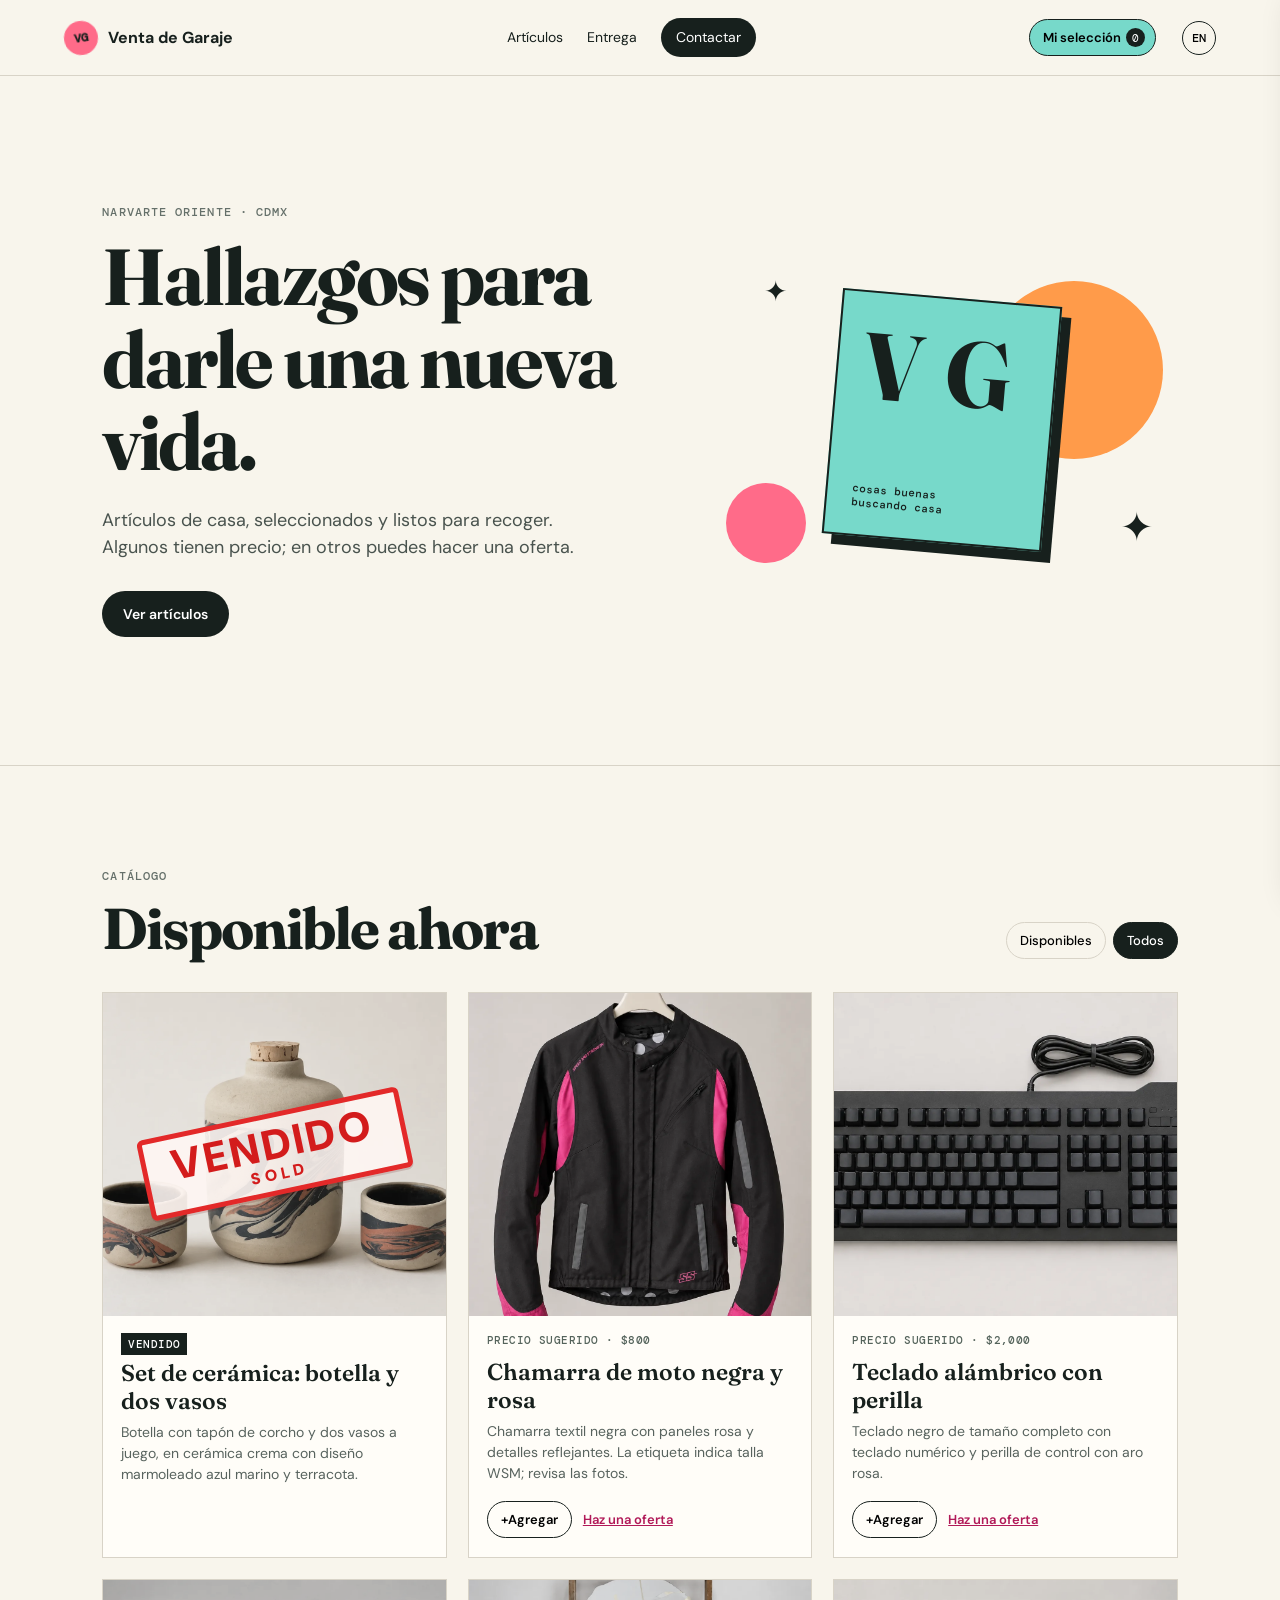
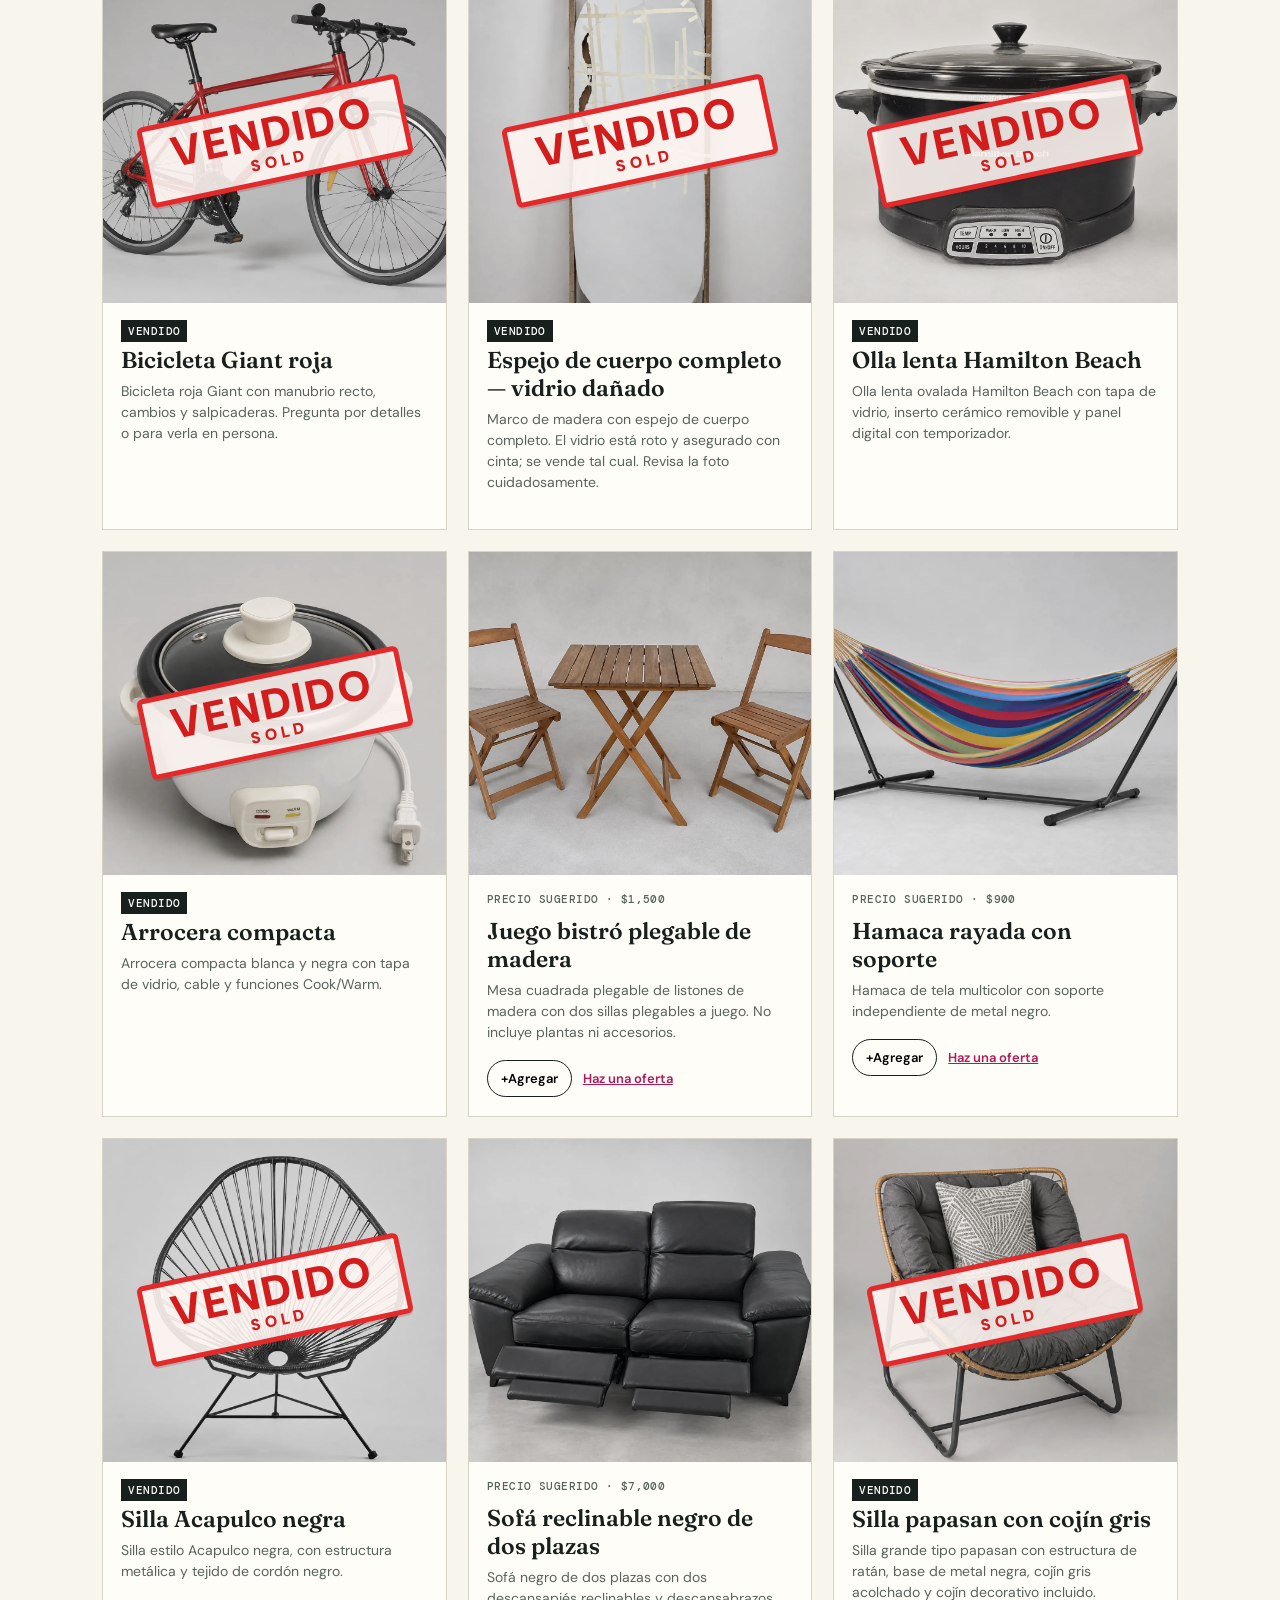
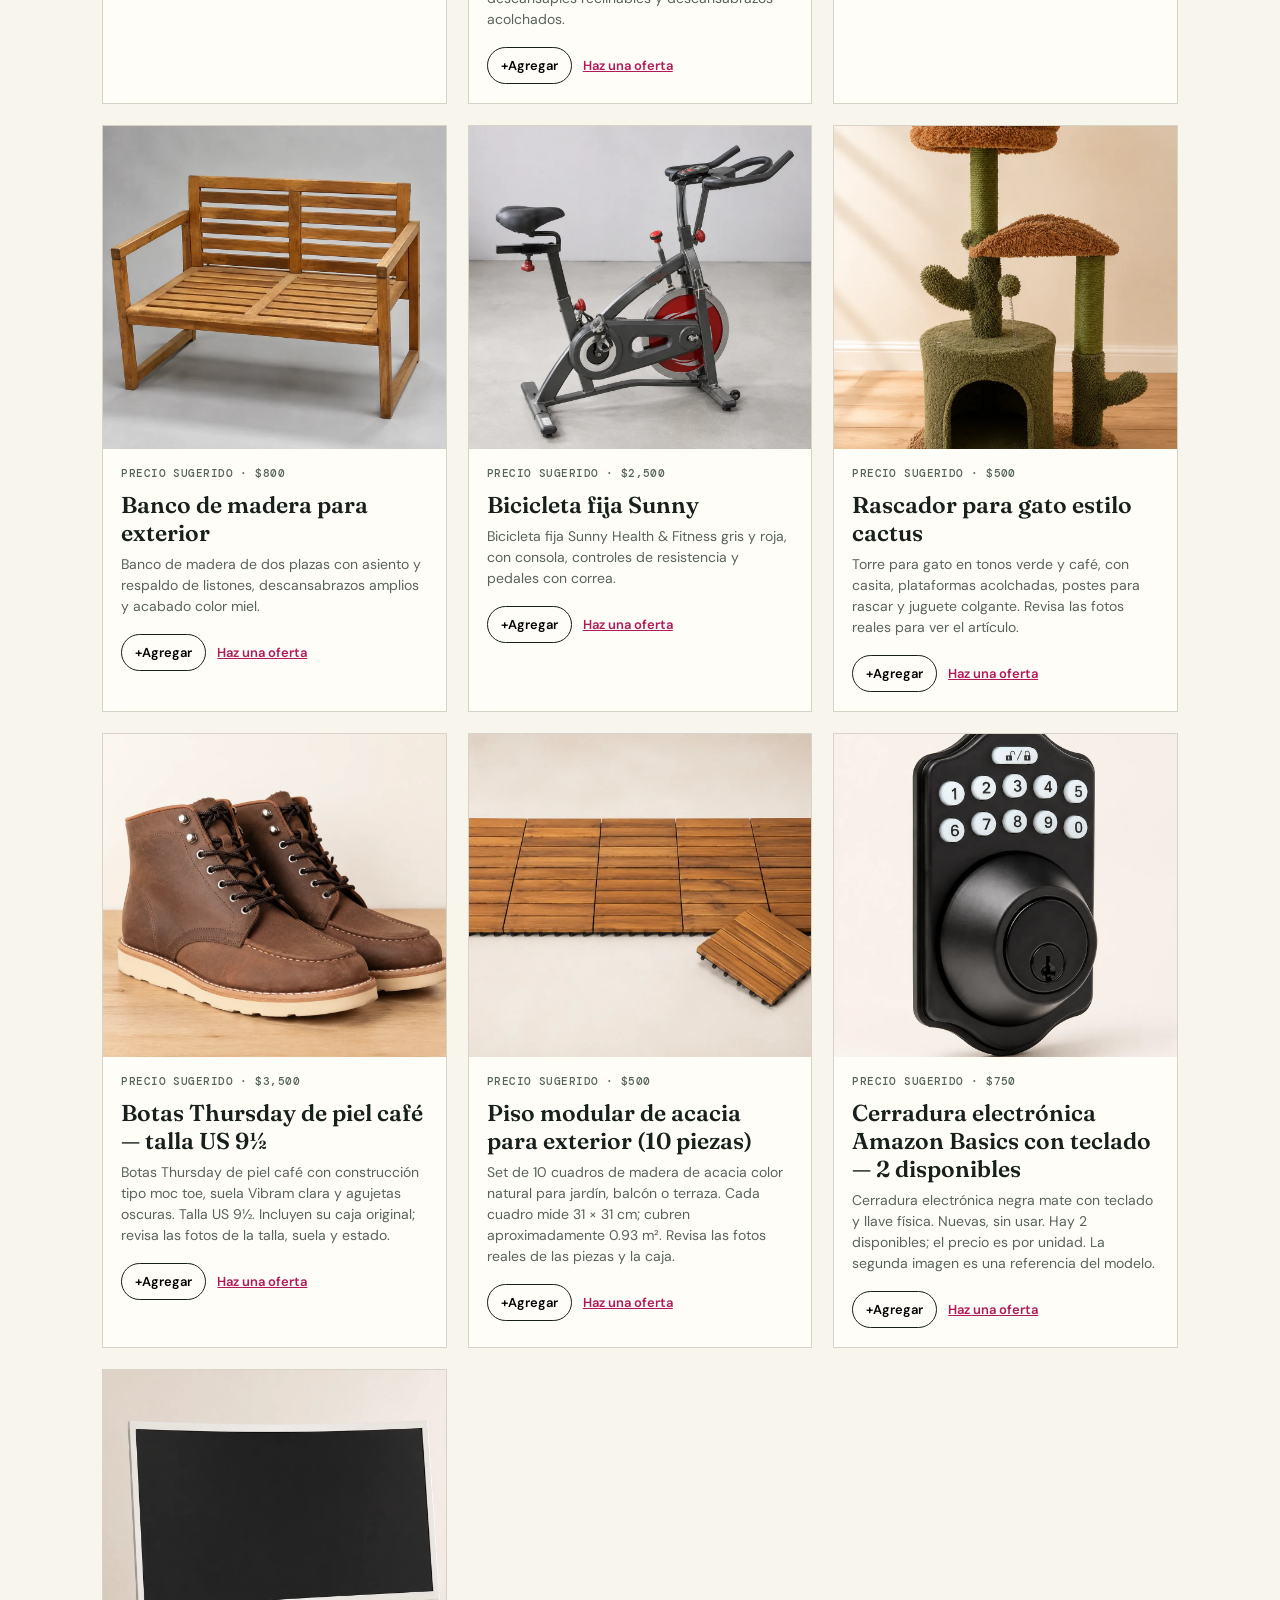
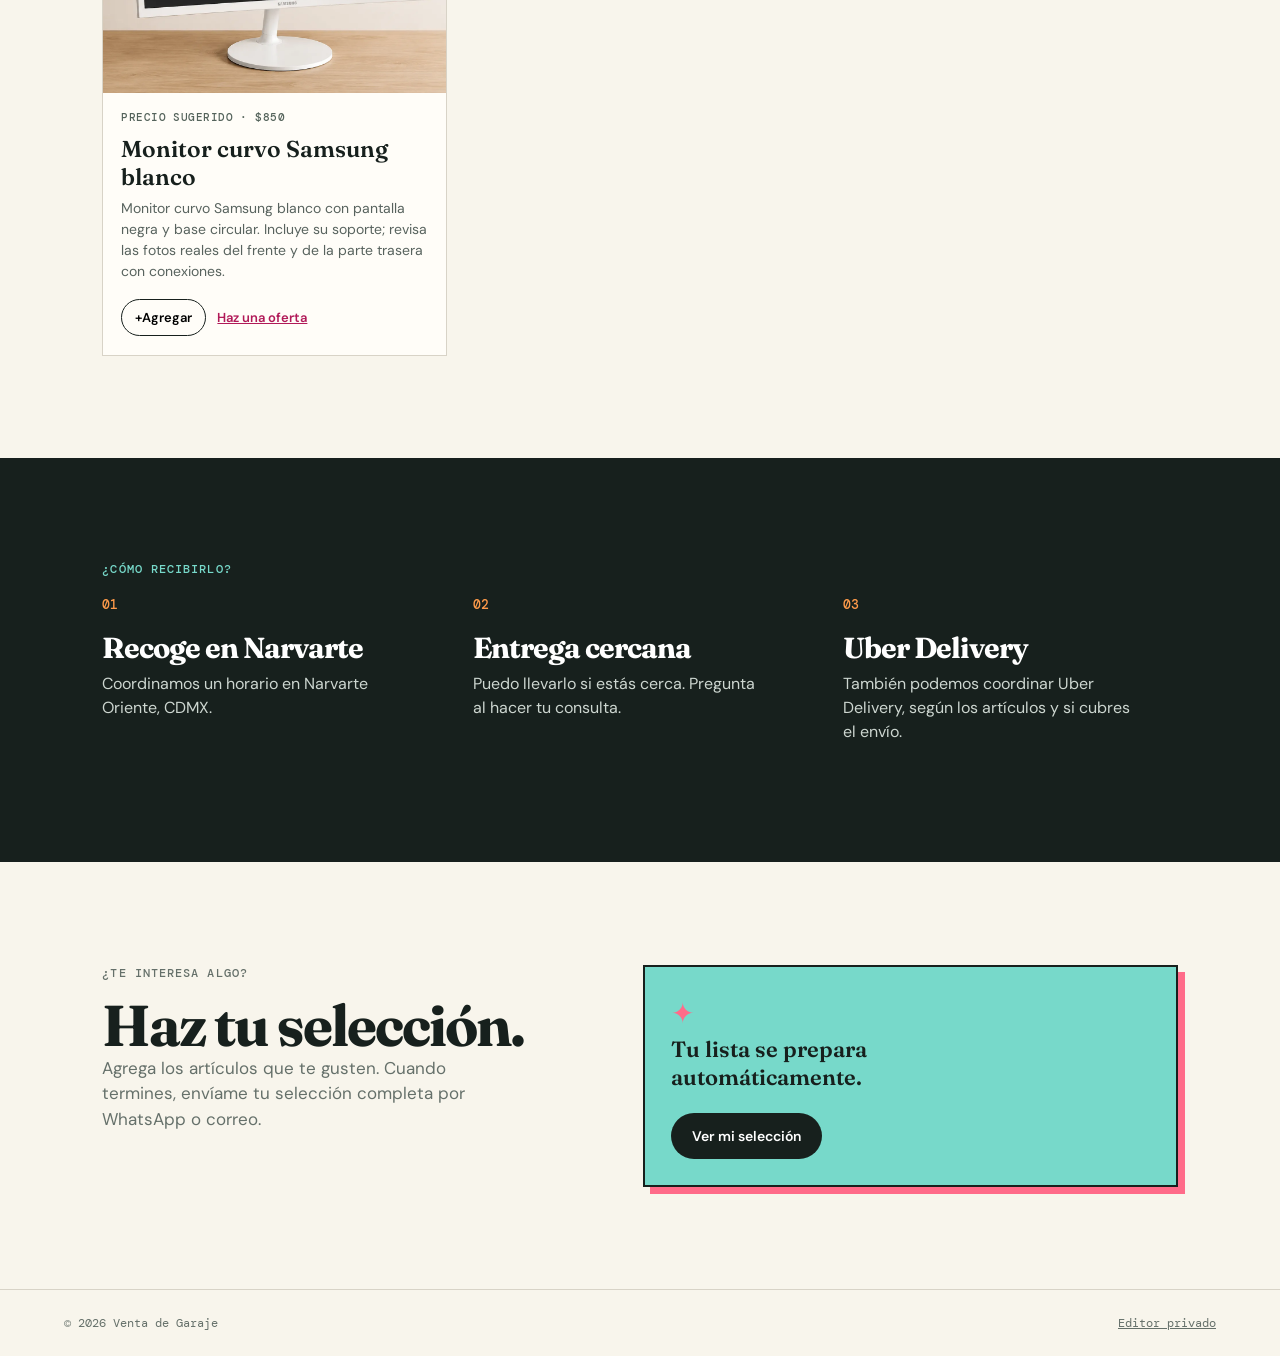
<file: index.html>
<!doctype html>
<html lang="es-MX">
  <head>
    <meta charset="UTF-8" />
    <meta name="viewport" content="width=device-width, initial-scale=1.0" />
    <meta http-equiv="Cache-Control" content="no-store, no-cache, must-revalidate, max-age=0" />
    <meta http-equiv="Pragma" content="no-cache" />
    <meta http-equiv="Expires" content="0" />
    <meta name="description" content="Venta de Garaje en Narvarte Oriente, CDMX." />
    <title>Venta de Garaje · CDMX</title>
    <link rel="stylesheet" href="assets/styles.css?v=20260906-4" />
  </head>
  <body>
    <header class="site-header">
      <a class="brand" href="#top" aria-label="Venta de Garaje, inicio">
        <span class="brand-mark">VG</span><span>Venta de Garaje</span>
      </a>
      <nav aria-label="Navegación principal">
        <a href="#items" data-i18n="navItems">Artículos</a>
        <a href="#how" data-i18n="navHow">Entrega</a>
        <a class="nav-contact" href="#contact" data-i18n="navContact">Contactar</a>
      </nav>
      <div class="header-actions"><button class="cart-button" id="cart-button" type="button"><span data-i18n="cart">Mi selección</span><b id="cart-count">0</b></button><button class="language-toggle" id="language-toggle" type="button" aria-label="Switch language">EN</button></div>
    </header>

    <main id="top">
      <section class="hero">
        <div class="hero-copy">
          <p class="eyebrow" data-i18n="eyebrow">NARVARTE ORIENTE · CDMX</p>
          <h1 data-i18n="heroTitle">Hallazgos para darle una nueva vida.</h1>
          <p class="hero-text" data-i18n="heroText">Artículos de casa, seleccionados y listos para recoger. Algunos tienen precio; en otros puedes hacer una oferta.</p>
          <a class="button button-primary" href="#items" data-i18n="browse">Ver artículos</a>
        </div>
        <div class="hero-art" aria-hidden="true">
          <span class="burst burst-one"></span><span class="burst burst-two"></span><span class="star star-one">✦</span><span class="star star-two">✦</span>
          <div class="hero-card"><span>V</span><span>G</span><small>cosas buenas<br>buscando casa</small></div>
        </div>
      </section>

      <section class="catalog-section" id="items">
        <div class="section-heading">
          <div><p class="eyebrow" data-i18n="catalogEyebrow">CATÁLOGO</p><h2 data-i18n="catalogTitle">Disponible ahora</h2></div>
          <div class="filters" role="group" aria-label="Filtros de catálogo">
            <button class="filter" data-filter="available" type="button" data-i18n="filterAvailable">Disponibles</button>
            <button class="filter is-active" data-filter="all" type="button" data-i18n="filterAll">Todos</button>
          </div>
        </div>
        <div id="item-grid" class="item-grid" aria-live="polite"></div>
        <p id="empty-state" class="empty-state" hidden></p>
      </section>

      <section class="how-section" id="how">
        <p class="eyebrow" data-i18n="howEyebrow">¿CÓMO RECIBIRLO?</p>
        <div class="how-grid">
          <article><span class="number">01</span><h2 data-i18n="pickupTitle">Recoge en Narvarte</h2><p data-i18n="pickupText">Coordinamos un horario en Narvarte Oriente, CDMX.</p></article>
          <article><span class="number">02</span><h2 data-i18n="driveTitle">Entrega cercana</h2><p data-i18n="driveText">Puedo llevarlo si estás cerca. Pregunta al hacer tu consulta.</p></article>
          <article><span class="number">03</span><h2 data-i18n="uberTitle">Uber Delivery</h2><p data-i18n="uberText">También podemos coordinar Uber Delivery, según los artículos y si cubres el envío.</p></article>
        </div>
      </section>

      <section class="contact-section" id="contact">
        <div class="contact-copy"><p class="eyebrow" data-i18n="contactEyebrow">¿TE INTERESA ALGO?</p><h2 data-i18n="contactTitle">Haz tu selección.</h2><p data-i18n="contactText">Agrega los artículos que te gusten. Cuando termines, envíame tu selección completa por WhatsApp o correo.</p></div>
        <div class="cart-callout"><span class="cart-spark">✦</span><p data-i18n="cartCallout">Tu lista se prepara automáticamente.</p><button class="button button-primary" type="button" data-open-cart data-i18n="openCart">Ver mi selección</button></div>
      </section>
    </main>
    <footer><span>© <span id="year"></span> Venta de Garaje</span><a href="admin.html">Editor privado</a></footer>
    <dialog id="image-dialog" class="image-dialog"><button class="dialog-close" type="button" aria-label="Cerrar">×</button><div class="gallery-stage"><button id="gallery-prev" class="gallery-nav" type="button" aria-label="Foto anterior">←</button><img alt="" /><button id="gallery-next" class="gallery-nav" type="button" aria-label="Siguiente foto">→</button></div><div id="gallery-thumbnails" class="gallery-thumbnails" aria-label="Galería de imágenes"></div></dialog>
    <dialog id="offer-dialog" class="offer-dialog"><form id="offer-form" method="dialog"><button class="dialog-close" type="button" data-close-offer aria-label="Cerrar">×</button><p class="eyebrow" data-i18n="offerEyebrow">HAZ UNA OFERTA</p><h2 id="offer-title"></h2><label><span data-i18n="offerLabel">Tu oferta en MXN</span><input id="offer-amount" type="number" inputmode="numeric" min="1" required placeholder="$ 0" /></label><button class="button button-primary" type="submit" data-i18n="addOffer">Agregar a mi selección</button></form></dialog>
    <aside id="cart-panel" class="cart-panel" aria-label="Tu selección" aria-hidden="true"><div class="cart-panel-inner"><div class="cart-heading"><div><p class="eyebrow" data-i18n="cartEyebrow">TU SELECCIÓN</p><h2 data-i18n="cartTitle">Casi listo.</h2></div><button id="close-cart" class="close-cart" type="button">×</button></div><div id="cart-items" class="cart-items"></div><div id="cart-empty" class="cart-empty" data-i18n="cartEmpty">Aún no agregas artículos.</div><form id="cart-form" class="cart-form"><label><span data-i18n="formName">Tu nombre</span><input required name="name" autocomplete="name" /></label><label><span data-i18n="formContact">Tu contacto</span><input required name="contact" placeholder="WhatsApp o correo" /></label><p class="form-note" data-i18n="cartNote">Enviaremos la lista exacta de artículos y ofertas.</p><button class="button button-primary" type="submit" data-channel="whatsapp" data-i18n="sendWhatsApp">Enviar por WhatsApp</button><button id="email-link" class="button button-secondary" type="submit" data-channel="email" data-i18n="sendEmail">Enviar por correo</button></form></div></aside><div id="cart-backdrop" class="cart-backdrop"></div>
    <script src="data/items.js?v=20260906-4"></script>
    <script src="assets/app.js?v=20260906-4"></script>
  </body>
</html>
</file>
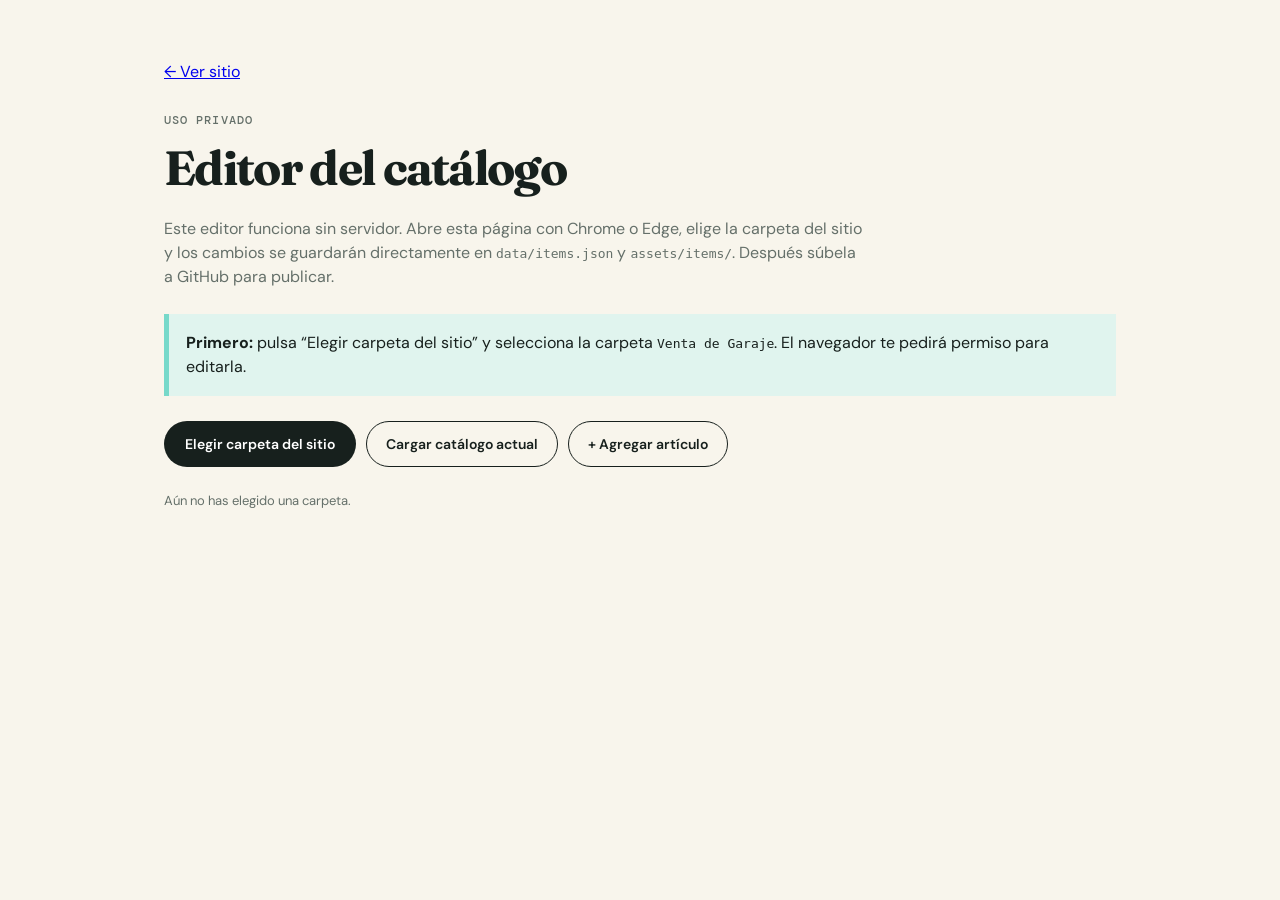
<file: admin.html>
<!doctype html>
<html lang="es-MX"><head><meta charset="UTF-8"><meta name="viewport" content="width=device-width, initial-scale=1.0"><title>Editor privado · Venta de Garaje</title><link rel="stylesheet" href="assets/styles.css"><style>.admin{max-width:1000px;margin:auto;padding:60px 24px}.admin h1{font-size:48px}.admin-intro{max-width:700px;color:var(--muted)}.notice{background:#e0f4ee;border-left:5px solid var(--aqua);padding:17px;margin:25px 0}.admin-actions{display:flex;gap:10px;flex-wrap:wrap;margin:24px 0}.admin-list{display:grid;gap:14px}.admin-card{border:1px solid var(--line);background:var(--card);padding:17px;display:grid;grid-template-columns:1fr auto;gap:15px;align-items:center}.admin-card h2{font-size:25px;margin:0 0 4px}.admin-card p{margin:0;color:var(--muted)}.admin-card-actions{display:flex;gap:8px;flex-wrap:wrap;justify-content:flex-end}.small-button{border:1px solid var(--ink);background:transparent;color:var(--ink);border-radius:99px;padding:8px 12px;font:600 12px 'DM Sans';cursor:pointer}.small-button.danger{color:#a8293e;border-color:#a8293e}.editor-dialog{width:min(92vw,650px);border:0;padding:0;background:var(--card)}.editor-dialog form{padding:28px;display:grid;gap:15px}.editor-dialog h2{font-size:33px;margin:0}.editor-dialog label{display:grid;gap:6px;font-size:13px;font-weight:600}.editor-dialog input,.editor-dialog textarea,.editor-dialog select{font:16px 'DM Sans';padding:10px;border:1px solid var(--line)}.two-fields{display:grid;grid-template-columns:1fr 1fr;gap:12px}.image-list{font-size:12px;color:var(--muted)}.dialog-actions{display:flex;gap:8px;flex-wrap:wrap;margin-top:5px}@media(max-width:600px){.admin{padding:40px 18px}.admin-card{grid-template-columns:1fr}.admin-card-actions{justify-content:flex-start}.two-fields{grid-template-columns:1fr}}</style></head><body><main class="admin"><a href="index.html">← Ver sitio</a><p class="eyebrow" style="margin-top:28px">USO PRIVADO</p><h1>Editor del catálogo</h1><p class="admin-intro">Este editor funciona sin servidor. Abre esta página con Chrome o Edge, elige la carpeta del sitio y los cambios se guardarán directamente en <code>data/items.json</code> y <code>assets/items/</code>. Después súbela a GitHub para publicar.</p><div class="notice"><strong>Primero:</strong> pulsa “Elegir carpeta del sitio” y selecciona la carpeta <code>Venta de Garaje</code>. El navegador te pedirá permiso para editarla.</div><div class="admin-actions"><button id="choose-folder" class="button button-primary">Elegir carpeta del sitio</button><button id="load-demo" class="button button-secondary">Cargar catálogo actual</button><button id="add-item" class="button button-secondary">+ Agregar artículo</button></div><p id="status" class="form-note">Aún no has elegido una carpeta.</p><section id="admin-list" class="admin-list"></section></main><dialog id="editor-dialog" class="editor-dialog"><form id="item-form"><h2 id="dialog-title">Nuevo artículo</h2><input type="hidden" name="id"><div class="two-fields"><label>Título en español<input required name="titleEs"></label><label>Title in English<input required name="titleEn"></label></div><div class="two-fields"><label>Descripción en español<textarea required name="descriptionEs" rows="3"></textarea></label><label>Description in English<textarea required name="descriptionEn" rows="3"></textarea></label></div><div class="two-fields"><label>Tipo de precio<select name="priceType"><option value="price">Precio sugerido</option><option value="offer">Solo oferta</option></select></label><label>Precio MXN (si aplica)<input type="number" min="0" name="price"></label></div><label>Fotos<input type="file" name="images" accept="image/*" multiple><span class="image-list" id="image-list">Aún no hay fotos.</span></label><label><input type="checkbox" name="sold"> Marcar como vendido</label><div class="dialog-actions"><button class="button button-primary" type="submit">Guardar artículo</button><button class="button button-secondary" type="button" id="cancel-edit">Cancelar</button></div></form></dialog><script src="assets/admin.js"></script></body></html>
</file>
<file: assets/styles.css>
@import url('https://fonts.googleapis.com/css2?family=DM+Mono:wght@400;500&family=DM+Sans:opsz,wght@9..40,400;9..40,500;9..40,600;9..40,700&family=Fraunces:opsz,wght@9..144,600;9..144,700&display=swap');
:root{--ink:#17201d;--paper:#f8f5ec;--card:#fffdf8;--pink:#ff6b89;--orange:#ff9b4a;--aqua:#77d9ca;--line:#d8d3c7;--muted:#65706a}*{box-sizing:border-box}html{scroll-behavior:smooth}body{margin:0;background:var(--paper);color:var(--ink);font-family:'DM Sans',sans-serif;line-height:1.5}.site-header{height:76px;padding:0 clamp(20px,5vw,72px);display:flex;align-items:center;justify-content:space-between;border-bottom:1px solid var(--line);position:sticky;top:0;background:rgba(248,245,236,.94);backdrop-filter:blur(12px);z-index:5}.brand{color:inherit;text-decoration:none;font-weight:700;display:flex;align-items:center;gap:10px}.brand-mark{width:34px;height:34px;border-radius:50%;display:grid;place-items:center;background:var(--pink);font-family:'DM Mono';font-size:12px;transform:rotate(-8deg)}nav{display:flex;gap:24px;align-items:center}nav a{color:inherit;text-decoration:none;font-size:14px}.nav-contact,.button-primary{background:var(--ink);color:white!important;border-radius:99px;padding:9px 15px}.language-toggle{border:1px solid var(--ink);background:none;border-radius:99px;font:500 12px 'DM Mono';padding:8px 9px;cursor:pointer;margin-left:18px}.hero{min-height:570px;padding:clamp(54px,10vw,130px) clamp(20px,8vw,140px);display:grid;grid-template-columns:1.1fr .9fr;gap:30px;align-items:center;border-bottom:1px solid var(--line)}.eyebrow{font:500 12px 'DM Mono';letter-spacing:.09em;margin:0 0 15px;color:var(--muted)}h1,h2,h3,p{margin-top:0}h1,h2{font-family:Fraunces,serif;line-height:1.04;letter-spacing:-.035em}h1{font-size:clamp(46px,6.2vw,88px);max-width:680px;margin-bottom:24px}.hero-text{font-size:18px;max-width:500px;color:#49534e;margin-bottom:30px}.button{border:0;display:inline-block;text-decoration:none;font:600 14px 'DM Sans';padding:13px 19px;cursor:pointer}.button-primary{padding:14px 21px}.button-secondary{border:1px solid var(--ink);color:var(--ink);border-radius:99px;background:transparent}.hero-art{height:310px;position:relative;display:grid;place-items:center}.hero-card{height:246px;width:220px;background:var(--aqua);border:2px solid var(--ink);box-shadow:10px 10px 0 var(--ink);transform:rotate(5deg);display:grid;grid-template-columns:1fr 1fr;padding:25px;position:relative;z-index:1}.hero-card span{font:700 94px/1 Fraunces}.hero-card small{font:500 11px 'DM Mono';grid-column:span 2;align-self:end}.burst{position:absolute;border-radius:50%;z-index:0}.burst-one{width:178px;height:178px;background:var(--orange);right:3%;top:5%}.burst-two{width:80px;height:80px;background:var(--pink);left:4%;bottom:4%}.star{position:absolute;font-size:40px;z-index:2}.star-one{right:5%;bottom:6%}.star-two{left:12%;top:2%;font-size:28px}.catalog-section,.how-section,.contact-section{padding:clamp(56px,8vw,108px) clamp(20px,8vw,140px)}.section-heading{display:flex;justify-content:space-between;align-items:end;margin-bottom:33px}.section-heading h2,.contact-section h2{font-size:clamp(38px,4.5vw,58px);margin-bottom:0}.filters{display:flex;gap:7px}.filter{border:1px solid var(--line);background:none;border-radius:99px;padding:9px 13px;cursor:pointer;font:500 13px 'DM Sans'}.filter.is-active{background:var(--ink);border-color:var(--ink);color:white}.item-grid{display:grid;grid-template-columns:repeat(3,1fr);gap:21px}.item-card{background:var(--card);border:1px solid var(--line);overflow:hidden;transition:transform .2s}.item-card:hover{transform:translateY(-4px)}.item-image{display:block;border:0;background:#ece7d9;padding:0;width:100%;aspect-ratio:1.06;cursor:pointer;overflow:hidden}.item-image img{width:100%;height:100%;object-fit:cover}.photo-placeholder{height:100%;display:grid;place-content:center;text-align:center;color:#52625a;background:linear-gradient(135deg,#e4f1eb,#f9d5c0)}.photo-placeholder span{font:700 56px Fraunces;color:var(--pink);line-height:1}.photo-placeholder small{font:11px 'DM Mono';margin-top:6px}.item-content{padding:17px 18px 19px}.item-topline{min-height:21px;color:#54635b;font:500 11px 'DM Mono';text-transform:uppercase;letter-spacing:.04em}.item-content h3{font:600 23px Fraunces;margin:4px 0 7px}.item-content p{font-size:14px;color:#58635e;margin-bottom:17px}.text-button{background:transparent;border:0;padding:0;color:var(--ink);font:600 14px 'DM Sans';cursor:pointer}.text-button span{color:var(--pink);font-size:20px;vertical-align:-1px}.sold-tag{display:inline-block;background:var(--ink);color:#fff;padding:4px 7px}.is-sold .item-image,.is-sold .item-content{opacity:.58}.empty-state{color:var(--muted)}.how-section{background:var(--ink);color:white}.how-section .eyebrow{color:var(--aqua)}.how-grid{display:grid;grid-template-columns:repeat(3,1fr);gap:36px}.number{font:500 13px 'DM Mono';color:var(--orange)}.how-grid h2{font-size:29px;margin:17px 0 9px}.how-grid p{color:#cdd6d0;max-width:290px}.contact-section{display:grid;grid-template-columns:.9fr 1.1fr;gap:clamp(40px,8vw,130px);align-items:start}.contact-copy p:not(.eyebrow){color:var(--muted);font-size:17px;max-width:400px}.contact-form{display:grid;gap:15px}.contact-form label{display:grid;gap:6px;font-size:13px;font-weight:600}.contact-form input,.contact-form textarea{font:16px 'DM Sans';border:1px solid var(--line);background:var(--card);padding:12px;border-radius:2px}.contact-form input:focus,.contact-form textarea:focus{outline:2px solid var(--aqua);border-color:var(--aqua)}.form-note{font-size:13px;color:var(--muted);margin:0}.form-actions{display:flex;gap:9px;align-items:center}footer{border-top:1px solid var(--line);padding:25px clamp(20px,5vw,72px);display:flex;justify-content:space-between;font:12px 'DM Mono';color:var(--muted)}footer a{color:inherit}.image-dialog{border:0;background:transparent;padding:0;max-width:min(92vw,800px)}.image-dialog::backdrop{background:rgba(0,0,0,.72)}.image-dialog img{display:block;max-width:100%;max-height:86vh}.dialog-close{position:fixed;top:16px;right:22px;border:0;background:white;border-radius:50%;font-size:25px;width:38px;height:38px;cursor:pointer}@media(max-width:760px){.site-header{height:65px;padding:0 17px}.brand{font-size:14px}.brand-mark{width:28px;height:28px}nav{display:none}.language-toggle{margin-left:0}.hero{min-height:0;grid-template-columns:1fr;padding-top:68px}.hero-art{height:250px;margin-top:8px}.section-heading{align-items:start;gap:18px;flex-direction:column}.item-grid,.how-grid,.contact-section{grid-template-columns:1fr}.item-grid{gap:16px}.contact-section{gap:36px}.how-grid{gap:28px}.hero-card{width:190px;height:215px}.hero-card span{font-size:78px}.catalog-section,.how-section,.contact-section{padding-top:65px;padding-bottom:65px}}
.header-actions{display:flex;align-items:center;gap:8px}.cart-button{border:1px solid var(--ink);background:var(--aqua);border-radius:99px;padding:8px 10px 8px 13px;font:600 13px 'DM Sans';cursor:pointer}.cart-button b{display:inline-grid;place-items:center;background:var(--ink);color:#fff;border-radius:50%;width:19px;height:19px;font:11px 'DM Mono';margin-left:5px}.add-button{border:1px solid var(--ink);background:transparent;border-radius:99px;padding:9px 13px;font:600 13px 'DM Sans';cursor:pointer}.add-button.is-added{border-color:var(--aqua);background:var(--aqua)}.cart-callout{background:var(--aqua);border:2px solid var(--ink);box-shadow:7px 7px 0 var(--pink);padding:26px;min-height:190px;display:flex;flex-direction:column;align-items:start;justify-content:center}.cart-callout p{font:600 22px Fraunces;max-width:210px}.cart-spark{font-size:28px;color:var(--pink)}.offer-dialog{border:0;padding:0;background:var(--card);width:min(92vw,450px)}.offer-dialog form{padding:32px;display:grid;gap:16px}.offer-dialog h2{font-size:36px;margin:0}.offer-dialog label{display:grid;gap:6px;font:600 13px 'DM Sans'}.offer-dialog input{font:18px 'DM Sans';padding:12px;border:1px solid var(--line)}.offer-dialog .dialog-close{position:absolute;top:10px;right:10px}.cart-backdrop{position:fixed;inset:0;background:rgba(23,32,29,.5);z-index:7;opacity:0;pointer-events:none;transition:opacity .2s}.cart-backdrop.is-open{opacity:1;pointer-events:auto}.cart-panel{position:fixed;z-index:8;right:0;top:0;width:min(100%,440px);height:100dvh;background:var(--paper);transform:translateX(105%);transition:transform .25s;box-shadow:-10px 0 30px rgba(0,0,0,.14);overflow:auto}.cart-panel.is-open{transform:translateX(0)}.cart-panel-inner{padding:27px;min-height:100%;display:flex;flex-direction:column}.cart-heading{display:flex;justify-content:space-between;align-items:start;border-bottom:1px solid var(--line);padding-bottom:20px}.cart-heading h2{font-size:37px;margin:0}.close-cart{border:0;background:none;font-size:33px;line-height:1;cursor:pointer}.cart-items{display:grid;gap:0;margin-top:6px}.cart-item{display:flex;justify-content:space-between;gap:15px;padding:16px 0;border-bottom:1px solid var(--line)}.cart-item strong,.cart-item small{display:block}.cart-item strong{font:600 17px Fraunces}.cart-item small{font:12px 'DM Mono';color:var(--muted);margin-top:4px}.cart-item button{border:0;background:none;color:#9d3343;text-decoration:underline;font:12px 'DM Sans';cursor:pointer}.cart-empty{padding:38px 0;color:var(--muted)}.cart-form{margin-top:auto;padding-top:26px;display:grid;gap:13px}.cart-form label{display:grid;gap:5px;font:600 13px 'DM Sans'}.cart-form input{font:16px 'DM Sans';padding:11px;border:1px solid var(--line);background:var(--card)}.cart-form .button{width:max-content}@media(max-width:760px){.cart-callout{min-height:150px}.cart-button{font-size:12px;padding:7px 9px}.header-actions{gap:4px}.language-toggle{margin-left:0}}
.gallery-stage{position:relative;display:flex;align-items:center;justify-content:center}.gallery-stage>img{max-width:100%;max-height:72vh;object-fit:contain}.gallery-nav{position:absolute;z-index:2;border:0;background:rgba(255,255,255,.9);border-radius:50%;width:40px;height:40px;font-size:22px;cursor:pointer}.gallery-nav:first-child{left:10px}.gallery-nav:last-child{right:10px}.gallery-thumbnails{display:flex;gap:7px;overflow:auto;padding:10px;background:#171b19}.gallery-thumb{padding:0;border:2px solid transparent;background:none;width:60px;height:46px;flex:0 0 auto;cursor:pointer}.gallery-thumb.is-active{border-color:var(--aqua)}.gallery-thumb img{width:100%;height:100%;object-fit:cover}.image-dialog{max-width:min(94vw,920px)}@media(max-width:600px){.gallery-nav{width:34px;height:34px}.gallery-stage>img{max-height:65vh}}
.item-image{position:relative}.sold-stamp{position:absolute;top:50%;left:50%;z-index:2;display:flex;flex-direction:column;align-items:center;justify-content:center;width:78%;padding:9px 6px;border:5px solid #e32929;border-radius:6px;background:rgba(255,248,244,.88);color:#d31c1c;font:900 clamp(24px,5vw,42px)/.85 'DM Sans',sans-serif;letter-spacing:.08em;transform:translate(-50%,-50%) rotate(-12deg);box-shadow:0 2px 0 rgba(93,0,0,.16);pointer-events:none}.sold-stamp small{margin-top:5px;font-size:.38em;letter-spacing:.22em}.is-sold .item-image,.is-sold .item-content{opacity:1}.is-sold .item-image img{filter:saturate(.68) contrast(.92)}
.item-actions{display:flex;flex-wrap:wrap;gap:8px}.offer-button{border:0;padding:8px 3px;background:transparent;color:#b11958;font:600 13px 'DM Sans';text-decoration:underline;cursor:pointer}
</file>
